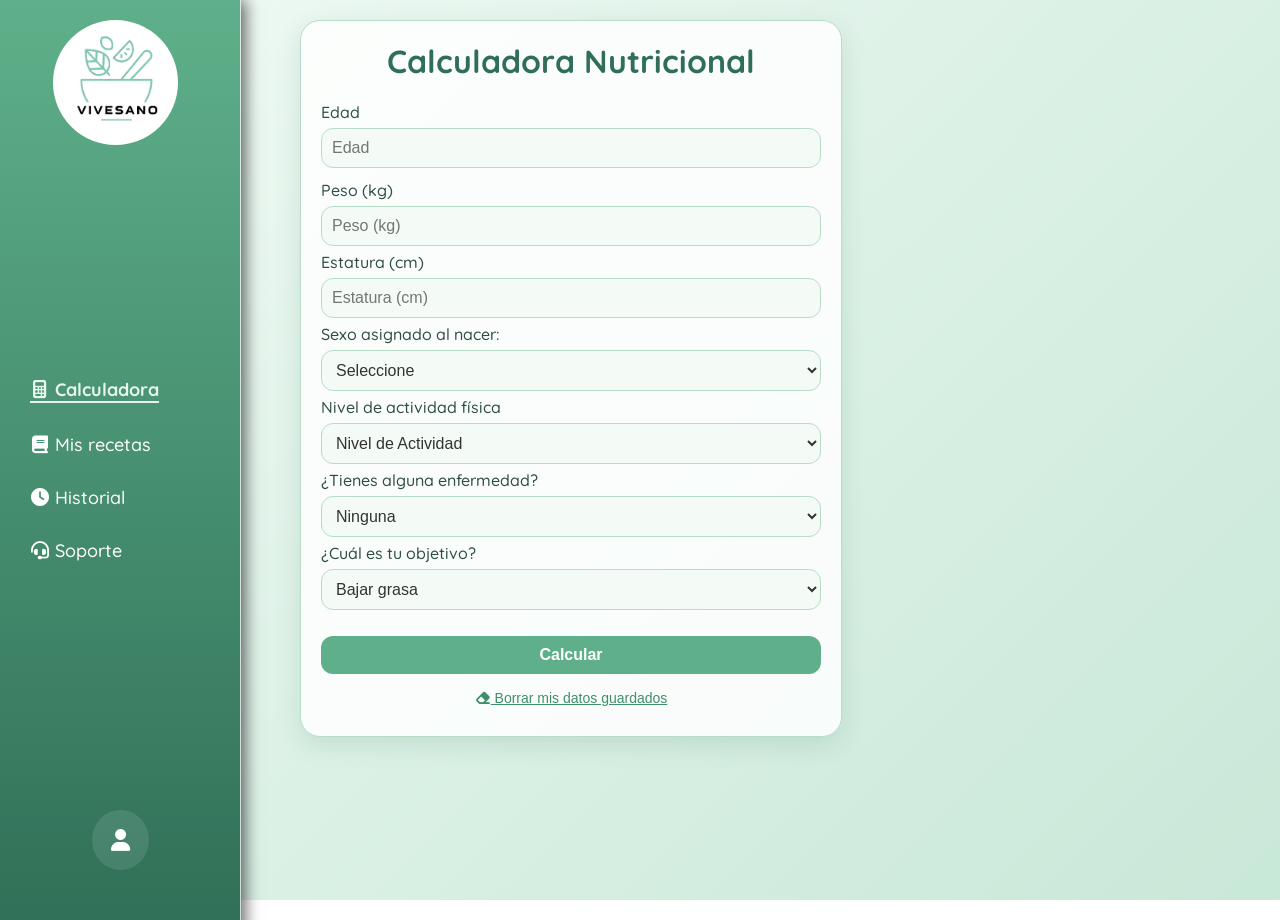
<file: index.html>
<!DOCTYPE html>
<html lang="es">

<head>
  <meta charset="UTF-8">
  <meta name="viewport" content="width=device-width, initial-scale=1.0">
  <title>Calculadora Nutricional</title>
  <link rel="stylesheet" href="index.css">
  <link rel="stylesheet" href="menu.css">
  <link rel="preconnect" href="https://fonts.googleapis.com">
  <link rel="preconnect" href="https://fonts.gstatic.com" crossorigin>
  <link href="https://fonts.googleapis.com/css2?family=Quicksand:wght@300..700&display=swap" rel="stylesheet">
  <link rel="stylesheet" href="https://cdnjs.cloudflare.com/ajax/libs/font-awesome/6.5.0/css/all.min.css">
</head>

<body>
 <div id="menu"></div>



  <div class="container">
    <h1>Calculadora Nutricional</h1>
    <form id="formulario">
      <label for="edad">Edad</label>
      <input type="number" id="edad" placeholder="Edad" value="" list="historial-edad" autocomplete="off">
      <datalist id="historial-edad"></datalist>
      <div id="aviso-envejecimiento">

      </div>

      <label for="peso">Peso (kg)</label>
      <input type="number" id="peso" placeholder="Peso (kg)" value="" list="historial-peso" autocomplete="off">
      <datalist id="historial-peso"></datalist>

      <label for="estatura">Estatura (cm)</label>
      <input type="number" id="estatura" placeholder="Estatura (cm)" value="" list="historial-estatura" autocomplete="off">
      <datalist id="historial-estatura"></datalist>

      <label for="sexo">Sexo asignado al nacer:</label>
      <select id="sexo" name="sexo">
        <option value="">Seleccione</option>
        <option value="m">Masculino</option>
        <option value="f">Femenino</option>
        <option value="otro">Prefiero no responder</option>
      </select>

      <div id="estadoFemenino" style="display: none;">
        <label for="condicionFemenina">¿Estás embarazada o en lactancia?</label>
        <select id="condicionFemenina" name="condicionFemenina">
          <option value="ninguna">Ninguna</option>
          <option value="embarazo">Embarazo</option>
          <option value="lactancia">Lactancia</option>
        </select>
      </div>

      <div id="trimestreEmbarazo" style="display: none;">
        <label for="trimestre">¿En qué trimestre estás?</label>
        <select id="trimestre" name="trimestre">
          <option value="1">1° trimestre</option>
          <option value="2">2° trimestre</option>
          <option value="3">3° trimestre</option>
        </select>
      </div>

      <label for="actividad">Nivel de actividad física</label>
      <select id="actividad" name="actividad">
        <option value="">Nivel de Actividad</option>
        <option value="sedentario">Sedentario (No realiza ejercicio) </option>
        <option value="ligero">Ligero (ejercicio 1 - 3 veces a la semana)</option>
        <option value="moderado">Moderado (ejercicio 3 - 5 veces a la semana)</option>
        <option value="activo">Activo (ejercicio 6 - 7 veces a la semana)</option>
        <option value="muy_activo">Muy activo (Atletas, entrenamientos intensos)</option>
      </select>

      <label for="enfermedad">¿Tienes alguna enfermedad?</label>
      <select id="enfermedad" name="enfermedad">
        <option value="ninguna">Ninguna</option>
        <option value="diabetes">Diabetes (Azúcar alta)</option>
        <option value="hipertension">Hipertensión (Presión alta)</option>
        <option value="colesterol">Colesterol alto (Grasa en sangre)</option>
        <option value="obesidad">Obesidad (Sobrepeso)</option>
        <option value="celiaquia">Enfermedad celíaca ( Intolerancia al gluten)</option>
        <option value="tiroides">Problemas de tiroides (Problema hormonal)</option>
        <option value="renal">Enfermedad renal (Problema de riñones)</option>
        <option value="cardiaca">Enfermedad cardiovascular (Problema del corazón)</option>
        <option value="digestiva">Problemas digestivos (Problema estomacal)</option>
      </select>

     <label for="objetivo">¿Cuál es tu objetivo?</label>
<select id="objetivo" name="objetivo">
  <option value="bajar">Bajar grasa</option>
  <option value="masa">Aumentar masa muscular</option>
  <option value="tonificar">Tonificar / Definir</option>
  <option value="mantener">Mantener</option>
</select>

      <button type="submit">Calcular</button>
      <button type="button" id="btnBorrarDatos" class="boton-secundario">
        <i class="fa-solid fa-eraser"></i> Borrar mis datos guardados
      </button>

    </form>

    <div id="error"></div>
  </div>

  <!-- ventana de resultados -->
  <div id="modalResultados" class="modal-personalizado">
    <div class="contenido-modal">
      <div id="resultado"></div>
      <div class="botones">
        <button type="button" id="btnRecetas"><i class="fa-solid fa-book"></i> Ver recetas</button>
        <button type="button" id="btnRecalcular"><i class="fa-solid fa-rotate-left"></i> Volver a calcular</button>
      </div>
    </div>
  </div>

<script src="menu.js"></script>

<script>
fetch("menu.html")
  .then(res => res.text())
  .then(data => {
    document.getElementById("menu").innerHTML = data;

    setTimeout(() => {
      iniciarMenu();
    }, 0);

  });
</script>

<script src="calculadora.js"></script>

</body>

</html>
</file>
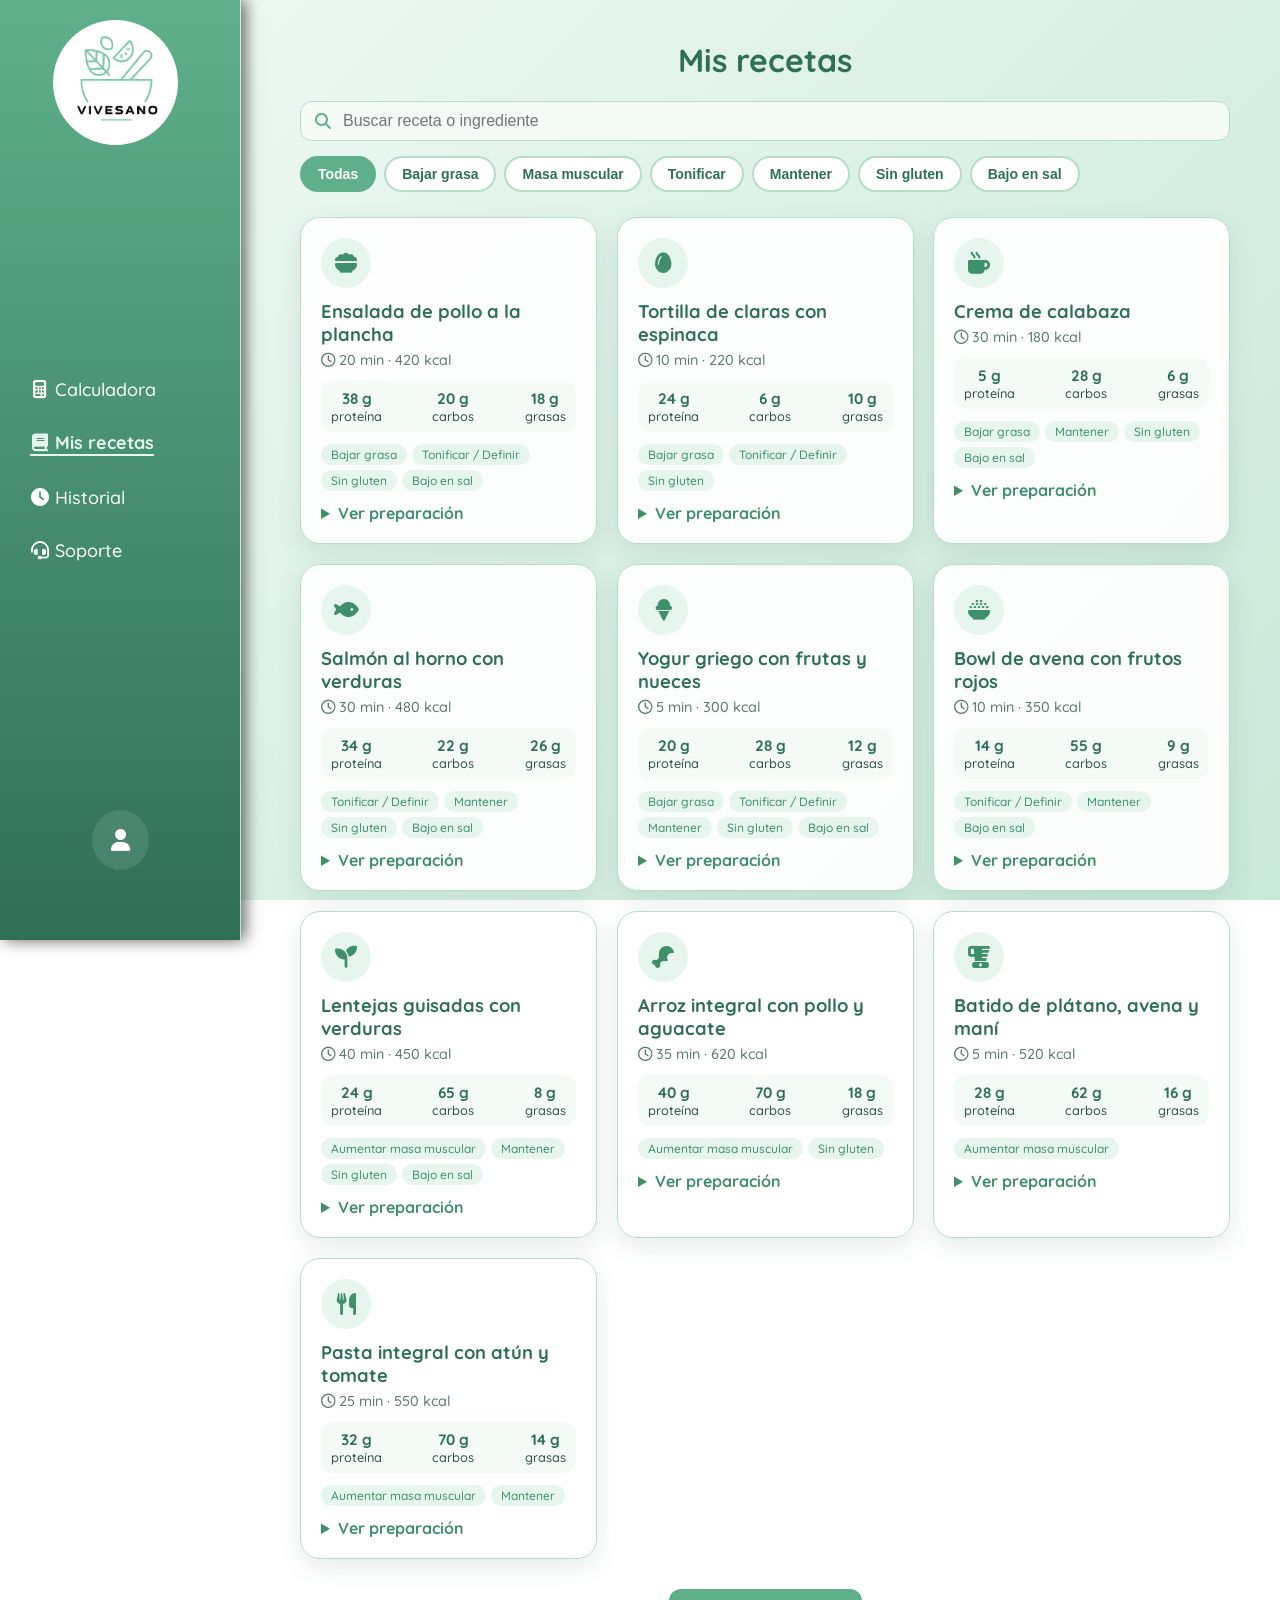
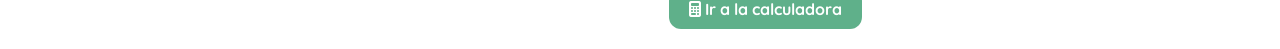
<file: recetas.html>
<!DOCTYPE html>
<html lang="es">

<head>
  <meta charset="UTF-8">
  <meta name="viewport" content="width=device-width, initial-scale=1.0">
  <title>Mis recetas</title>
  <link rel="stylesheet" href="index.css">
  <link rel="stylesheet" href="menu.css">
  <link rel="stylesheet" href="recetas.css">
  <link rel="preconnect" href="https://fonts.googleapis.com">
  <link rel="preconnect" href="https://fonts.gstatic.com" crossorigin>
  <link href="https://fonts.googleapis.com/css2?family=Quicksand:wght@300..700&display=swap" rel="stylesheet">
  <link rel="stylesheet" href="https://cdnjs.cloudflare.com/ajax/libs/font-awesome/6.5.0/css/all.min.css">
</head>

<body>
  <div id="menu"></div>

  <main class="container-recetas">
    <h1>Mis recetas</h1>

    <div id="sugerencia" class="sugerencia oculto"></div>

    <div class="buscador">
      <i class="fa-solid fa-magnifying-glass"></i>
      <input type="text" id="buscar" placeholder="Buscar receta o ingrediente">
    </div>

    <div class="filtros" id="filtros">
      <button type="button" data-filtro="todas" class="activo">Todas</button>
      <button type="button" data-filtro="bajar">Bajar grasa</button>
      <button type="button" data-filtro="masa">Masa muscular</button>
      <button type="button" data-filtro="tonificar">Tonificar</button>
      <button type="button" data-filtro="mantener">Mantener</button>
      <button type="button" data-filtro="sin_gluten">Sin gluten</button>
      <button type="button" data-filtro="bajo_sal">Bajo en sal</button>
    </div>

    <div id="listaRecetas" class="lista-recetas"></div>

    <p id="sinResultados" class="sin-resultados oculto">No encontramos recetas con ese filtro.</p>

    <div class="volver">
      <a href="index.html"><i class="fa-solid fa-calculator"></i> Ir a la calculadora</a>
    </div>
  </main>

  <script src="menu.js"></script>

  <script>
  fetch("menu.html")
    .then(res => res.text())
    .then(data => {
      document.getElementById("menu").innerHTML = data;

      setTimeout(() => {
        iniciarMenu();
      }, 0);

    });
  </script>

  <script src="recetas.js"></script>

</body>

</html>
</file>
<file: index.css>
body {
  margin:0;
  padding:0;
  top: 0;
  left: 0;
  width: 100%;
  height: 100vh;
  font-family: "Quicksand", sans-serif;
  font-optical-sizing: auto;
  font-weight: 500;
  /* o el valor que necesites */
  font-style: normal;
  background: linear-gradient(135deg, #f1faf5 0%, #dcf1e6 50%, #c8e8d8 100%) fixed;
  color: #2f4f43;
  min-height: 100vh;
}


.modal {
  position: fixed;
  top: 0;
  left: 0;
  width: 100%;
  height: 100%;
  background-color: rgba(0, 0, 0, 0.7);
  display: flex;
  justify-content: center;
  align-items: center;
  z-index: 9999;

}

.oculto {
  display: none;
}


.modal p {
  font-size: 18px;
  margin-bottom: 25px;
  line-height: 1.5;
}

.condiciones {
  background: linear-gradient(145deg, #f7f7ff, #d0eaff);
  /* Fondo con gradiente */
  color: #333;
  padding: 30px;
  border-radius: 20px;
  text-align: center;
  max-width: 400px;
  box-shadow: 0 15px 30px rgba(0, 0, 0, 0.3);
  text-align: center;
  width: 90%;
  max-width: 400px;
  animation: entrada 0.5s ease-in-out;
}
.form-grid {
  display: grid;
  grid-template-columns: 1fr; /* 1 columna en móvil */
  gap: 15px;
  margin-bottom: 15px;
}

/* Form-group para alinear label e input */
.form-group {
  display: flex;
  flex-direction: column;
  text-align: left;
}
.modal-personalizado {
  display: none;
  position: fixed;
  z-index: 1000;
  left: 0;
  top: 0;
  width: 100%;
  height: 100%;
  background-color: rgba(0, 0, 0, 0.6);
  justify-content: center;
  align-items: center;
}

.contenido-modal {
  background: linear-gradient(145deg, #f4fbf7, #d6efe2);
  /* Fondo con gradiente */
  color: #333;
  padding: 30px;
  border-radius: 20px;
  box-shadow: 0 15px 30px rgba(0, 0, 0, 0.3);
  text-align: center;
  width: 90%;
  max-width: 450px;
  max-height: 90vh;
  overflow-y: auto;
  animation: entrada 0.5s ease-in-out;
}

.contenido-modal h2 {
  font-size: 24px;
  color: #2f6f57;
  margin-bottom: 15px;
}

.contenido-modal p {
  font-size: 18px;
  margin-bottom: 25px;
  line-height: 1.5;
  text-align: justify;
}

.contenido-modal button {
  background-color: #5fb08a;
  color: white;
  padding: 10px 20px;
  border: none;
  border-radius: 50px;
  font-size: 16px;
  cursor: pointer;
  transition: background 0.3s ease;
}

.contenido-modal button:hover {
  background-color: #3f8f6b;
}

/* Animación */
@keyframes entrada {
  from {
    transform: scale(0.5);
    opacity: 0;
  }

  to {
    transform: scale(1);
    opacity: 1;
  }
}


#cerrar-modal {
  margin-top: 1rem;
  padding: 0.5rem 1.5rem;
  border: none;
  background-color: #ffcc00;
  color: rgb(0, 0, 0);
  border-radius: 8px;
  cursor: pointer;
}


.container {
  width: 500px;
  max-width: calc(100% - 300px);
  margin: 20px auto 20px 300px;
  padding: 20px;
  background-color: rgba(255, 255, 255, 0.85);
  border: 1px solid #b7dcc8;
  border-radius: 20px;
  box-shadow: 0 8px 24px rgba(47, 111, 87, 0.15);
  /* animation: float 3s infinite ease-in-out; */
}

@keyframes float {

  0%,
  100% {
    transform: translateY(0);
  }

  50% {
    transform: translateY(-5px);
  }
}

h1 {

  margin-top: 0px;
  text-align: center;
  color: #2f6f57;
}

form {
  display: flex;
  flex-direction: column;
  gap: 6px;
}

label {
  color: #2f4f43;
}

input,
select,
button {
  padding: 10px;
  border: none;
  border-radius: 12px;
  font-size: 16px;
}

input,
select {
  background-color: #f4fbf7;
  border: 1px solid #b7dcc8;
  color: #333;
}



.botonCerrar {
  display: flex;
  justify-content: center;
  align-items: center;
  background-color: transparent;
  margin-right: -8px;
  margin-top: -18px;
  color: rgb(5, 4, 4);
  border: none;
  font-weight: bold;
  font-size: 14px;
  border-radius: 50%;
  width: 27px;
  height: 27px;
  cursor: pointer;
  z-index: 10;
}

.avisoBoton {
  display: flex;
  justify-content: space-between;
  margin-top: 5px;
}




button {
  background-color: #5fb08a;
  color: #fff;
  font-weight: bold;
  cursor: pointer;
  transition: background-color 0.3s ease;
}

button:hover {
  background-color: #3f8f6b;
}


.resultado {
  margin-top: 20px;
  padding: 20px;
  background-color: #f4fbf7;
  color: #2f4f43;
  border-radius: 20px;
  box-shadow: 0 0 10px rgba(95, 176, 138, 0.5);
  animation: aparecer 0.5s ease forwards;
}



@keyframes aparecer {
  from {
    opacity: 0;
    transform: scale(0.9);
  }

  to {
    opacity: 1;
    transform: scale(1);
  }
}

.botones {
  margin-top: 30px;
  display: flex;
  gap: 10px;
  justify-content: center;
}

.botones button {
  padding: 10px 20px;
  background-color: #5fb08a;
  box-shadow: 0 2px 5px rgba(47, 111, 87, 0.3);
  color: white;
  border: 2px solid #5fb08a;
  border-radius: 10px;
  cursor: pointer;
  font-weight: bold;
  transition: background-color 0.3s ease;
}

.botones button:hover {
  background-color: #3f8f6b;
  border-color: #3f8f6b;
  box-shadow: 0 2px 5px rgba(47, 111, 87, 0.3);
}

button[type="submit"] {
  margin-top: 20px;
}

/* Estilo general del modal */
.modal {
  display: none;
  /* Oculto por defecto */
  position: fixed;
  z-index: 1000;
  left: 0;
  top: 0;
  width: 100%;
  height: 100%;
  overflow: auto;
  background-color: rgba(0, 0, 0, 0.5);
}

/* Contenido del modal */
.modal-contenido {
  background-color: #fff;
  margin: 10% auto;
  padding: 20px;
  border: 2px solid #888;
  border-radius: 12px;
  width: 80%;
  max-width: 500px;
  font-family: sans-serif;
  position: relative;
}

/* Botón para cerrar */
.cerrar {
  color: #aaa;
  float: right;
  font-size: 28px;
  font-weight: bold;
  cursor: pointer;
}

.cerrar:hover,
.cerrar:focus {
  color: #000;
  text-decoration: none;
}

.footer-horizontal {
  background: rgba(85, 83, 83, 0.85); 
  backdrop-filter: blur(8px);
  color: white;
  padding: 15px 0;
  width: 100%;
  position: relative; /* O 'fixed' y 'bottom: 0' si quieres que siempre esté visible */
  margin-top: 40px;
  border-top: 1px solid rgba(255, 255, 255, 0.1);
}

.footer-container {
  max-width: 1200px;
  margin: 0 auto;
  display: flex;
  justify-content: space-between; /* Separa los elementos hacia los lados */
  align-items: center;
  padding: 0 30px;
}

.footer-logo-brand {
  font-weight: bold;
  color: #ffcc00;
  font-size: 1.2rem;
}

.footer-links a {
  color: #ccc;
  text-decoration: none;
  margin: 0 15px;
  font-size: 0.9rem;
  transition: 0.3s;
}

.footer-links a:hover {
  color: #ffcc00;
}

.footer-social a {
  color: white;
  margin: 0 10px;
  font-size: 1.1rem;
}

.footer-copy {
  font-size: 0.8rem;
  color: #777;
}

/* Ajuste para móviles */
@media (max-width: 768px) {

.navbar {
    position: fixed;
    top: 0;
    left: 0;
    width: 100%;
    height: 60px;
    flex-direction: row;
    justify-content: space-around;
    align-items: center;
    z-index: 1000;
  
  }

  /* Logo más pequeño */
  .logoViveSano img {
    width: 50px;
    height: 50px;
    margin: 0;
  }

  /* 👤 usuario más pequeño */
  .user {
    margin: 0;
    padding: 0;
  }

  .user i {
    padding: 10px;
  }

  /* 🍔 Mostrar hamburguesa */
  .hamburguesa {
    display: block;
    color: #d0eaff;
  }

  /* 🚫 Ocultar menú */
  .menu {
    position: absolute;
    top: 60px;
    left: 0;
    width: 100%;
    background: black;
    display: none;
    flex-direction: column;
  }

  /* ✅ Mostrar cuando se active */
  .menu.active {
    display: flex;
  }

  /* 📱 Ajustar calculadora */
  .container {
    margin: 80px auto 20px;
    width: 90%;
    max-width: 500px;
  }
}
/* resultados de la calculadora */
.resultado h2 {
  margin-top: 0;
  color: #2f6f57;
  text-align: center;
}

.resultado.error {
  box-shadow: 0 0 10px #ff4d4d;
  color: #b00020;
  font-weight: bold;
}

.advertencia {
  font-size: 0.85rem;
  color: #555;
}

.aviso {
  color: #b7791f;
  font-size: 0.9rem;
  margin: 4px 0;
}

input:focus,
select:focus {
  outline: 2px solid #5fb08a;
}

/* ventana de resultados */
.resultado-modal {
  text-align: left;
}

.contenido-modal .resultado-modal p {
  font-size: 16px;
  margin: 8px 0;
  text-align: left;
}

.resultado-modal h3 {
  color: #2f6f57;
  margin: 15px 0 5px;
}

.contenido-modal .botones {
  flex-wrap: wrap;
  margin-top: 20px;
}

#btnRecalcular {
  background-color: #ffffff;
  color: #2f6f57;
  border: 2px solid #5fb08a;
}

#btnRecalcular:hover {
  background-color: #e6f5ed;
}

/* botón para borrar datos guardados */
.boton-secundario {
  background-color: transparent;
  color: #3f8f6b;
  font-weight: normal;
  font-size: 14px;
  text-decoration: underline;
}

.boton-secundario:hover {
  background-color: #e6f5ed;
}
</file>
<file: menu.css>
.hamburguesa {
  display: none;
  font-size: 25px;
  color: white;
  padding: 10px 20px;
  cursor: pointer;
}
.navbar{
  position: fixed;
  left: 0;
  top: 0;
  width: 240px;
  height: 100vh;
  background: linear-gradient(180deg,#5fb08a,#2f6f57);
  color: white;
  display: flex;
  flex-direction: column;
  justify-content: space-between;
  padding: 20px 0;
    border-right: 1px solid rgb(255 255 255 / 77%);
    box-shadow: 4px 0 15px rgb(0 0 0 / 62%);
}

  
.logoViveSano img{  
  width: 125px;
    height: 125px;
    border-radius: 70px;
    margin-left: 53px;
}

.menu{
  list-style: none;
  padding: 0;
  margin: 0;
}

.menu li{
  padding: 15px 30px;
  display: flex;
  align-items: center;
  gap: 12px;
  cursor: pointer;
  transition: 0.3s;
  font-size: large;
}


.menu li i{
  width:20px;
  text-align:center;
}

.menu li:hover{
  background: rgba(255,255,255,0.1);
}

.menu a {
  text-decoration: none;
  color: inherit;
}

.menu a.active {
  color: #e6f7ee;
  font-weight: bold;
  border-bottom: 2px solid #e6f7ee;
}
.user{
  text-align: center;
  padding: 20px;
  font-size: 22px;
  margin-bottom:30px;
}

.user i{
  background: rgba(255,255,255,0.1);
  padding: 19px;
  border-radius: 50%;
}

.modal {
  position: fixed;
  top: 0;
  left: 0;
  width: 100%;
  height: 100%;
  background-color: rgba(0, 0, 0, 0.7);
  display: flex;
  justify-content: center;
  align-items: center;
  z-index: 9999;

}

.oculto {
  display: none;
}


.modal p {
  font-size: 18px;
  margin-bottom: 25px;
  line-height: 1.5;
}
/* Ajuste para móviles */
@media (max-width: 768px) {

.navbar {
    position: fixed;
    top: 0;
    left: 0;
    width: 100%;
    height: 60px;
    flex-direction: row;
    justify-content: space-around;
    align-items: center;
    z-index: 1000;
  
  }

  /* Logo más pequeño */
  .logoViveSano img {
    width: 50px;
    height: 50px;
    margin: 0;
  }

  /* 👤 usuario más pequeño */
  .user {
    margin: 0;
    padding: 0;
  }

  .user i {
    padding: 10px;
  }

  /* 🍔 Mostrar hamburguesa */
  .hamburguesa {
    display: block;
    color: #ffffff;
  }

  /* 🚫 Ocultar menú */
  .menu {
    position: absolute;
    top: 60px;
    left: 0;
    width: 100%;
    background: #2f6f57;
    display: none;
    flex-direction: column;
  }

  /* ✅ Mostrar cuando se active */
 .menu.active {
  display: flex;
  background: #f4fbf7;
  color: #2f4f43;
  margin-top: 41px;
}

  /* 📱 Ajustar calculadora */
  .container {
    margin-left: 0;
    margin-top: 80px;
    width: 90%;
  }

 
}
</file>
<file: recetas.css>
/* página de recetas */
.container-recetas {
  max-width: 1000px;
  margin: 20px 30px 40px 280px;
  padding: 20px;
}

.sugerencia {
  display: flex;
  align-items: center;
  justify-content: space-between;
  gap: 15px;
  background-color: #ffffff;
  border-left: 5px solid #5fb08a;
  border-radius: 12px;
  padding: 10px 20px;
  margin-bottom: 20px;
  box-shadow: 0 4px 12px rgba(47, 111, 87, 0.1);
}

.sugerencia.oculto,
.sin-resultados.oculto {
  display: none;
}

.sugerencia p {
  margin: 0;
}

.sugerencia i {
  color: #5fb08a;
}

.sugerencia button {
  white-space: nowrap;
  padding: 8px 16px;
}

.buscador {
  position: relative;
  margin-bottom: 15px;
}

.buscador i {
  position: absolute;
  left: 15px;
  top: 50%;
  transform: translateY(-50%);
  color: #5fb08a;
}

.buscador input {
  width: 100%;
  box-sizing: border-box;
  padding-left: 42px;
}

.filtros {
  display: flex;
  flex-wrap: wrap;
  gap: 8px;
  margin-bottom: 25px;
}

.filtros button {
  background-color: #ffffff;
  color: #2f6f57;
  border: 2px solid #b7dcc8;
  border-radius: 50px;
  padding: 8px 16px;
  font-size: 14px;
}

.filtros button:hover {
  background-color: #e6f5ed;
}

.filtros button.activo {
  background-color: #5fb08a;
  border-color: #5fb08a;
  color: #ffffff;
}

.lista-recetas {
  display: grid;
  grid-template-columns: repeat(auto-fill, minmax(260px, 1fr));
  gap: 20px;
}

.tarjeta-receta {
  background-color: rgba(255, 255, 255, 0.9);
  border: 1px solid #b7dcc8;
  border-radius: 20px;
  padding: 20px;
  box-shadow: 0 8px 24px rgba(47, 111, 87, 0.12);
  animation: aparecer 0.4s ease forwards;
}

.tarjeta-icono {
  width: 50px;
  height: 50px;
  border-radius: 50%;
  background-color: #e6f5ed;
  color: #3f8f6b;
  display: flex;
  align-items: center;
  justify-content: center;
  font-size: 22px;
}

.tarjeta-receta h2 {
  color: #2f6f57;
  font-size: 1.15rem;
  margin: 12px 0 5px;
}

.tiempo {
  color: #5c7a6d;
  font-size: 0.9rem;
  margin: 0 0 12px;
}

.macros {
  display: flex;
  justify-content: space-between;
  gap: 5px;
  background-color: #f4fbf7;
  border-radius: 12px;
  padding: 8px 10px;
  font-size: 0.8rem;
  text-align: center;
}

.macros span {
  display: flex;
  flex-direction: column;
}

.macros strong {
  color: #2f6f57;
  font-size: 0.95rem;
}

.etiquetas {
  display: flex;
  flex-wrap: wrap;
  gap: 5px;
  margin: 12px 0;
}

.etiqueta {
  background-color: #e6f5ed;
  color: #3f8f6b;
  font-size: 0.75rem;
  padding: 3px 10px;
  border-radius: 50px;
}

.tarjeta-receta summary {
  cursor: pointer;
  color: #3f8f6b;
  font-weight: bold;
}

.tarjeta-receta h3 {
  color: #2f6f57;
  font-size: 1rem;
  margin: 12px 0 5px;
}

.tarjeta-receta ul,
.tarjeta-receta ol {
  margin: 0;
  padding-left: 20px;
  font-size: 0.9rem;
}

.sin-resultados {
  text-align: center;
  color: #5c7a6d;
}

.volver {
  text-align: center;
  margin-top: 30px;
}

.volver a {
  display: inline-block;
  background-color: #5fb08a;
  color: #ffffff;
  text-decoration: none;
  font-weight: bold;
  padding: 10px 20px;
  border-radius: 12px;
  transition: background-color 0.3s ease;
}

.volver a:hover {
  background-color: #3f8f6b;
}

@media (max-width: 768px) {
  .container-recetas {
    margin: 80px auto 20px;
    width: 90%;
    padding: 10px 0;
  }

  .sugerencia {
    flex-direction: column;
    align-items: flex-start;
  }
}
</file>
